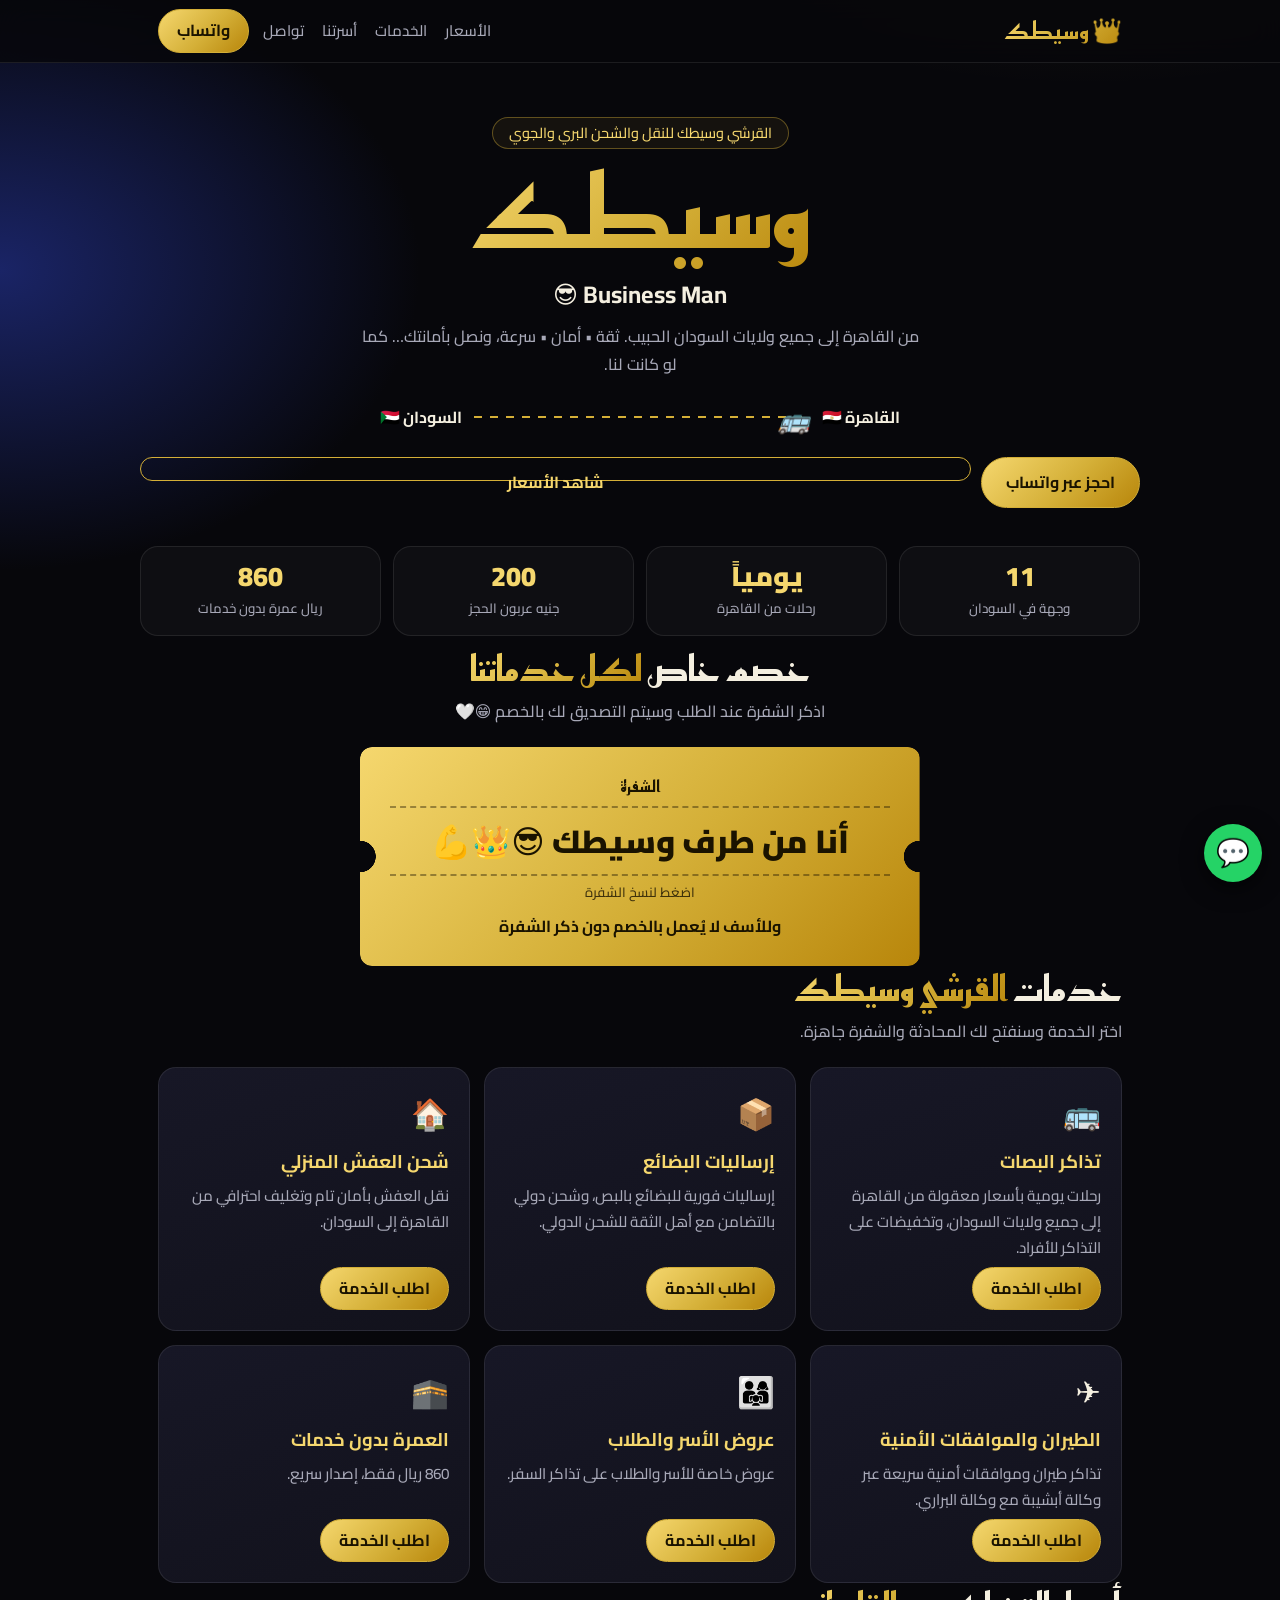
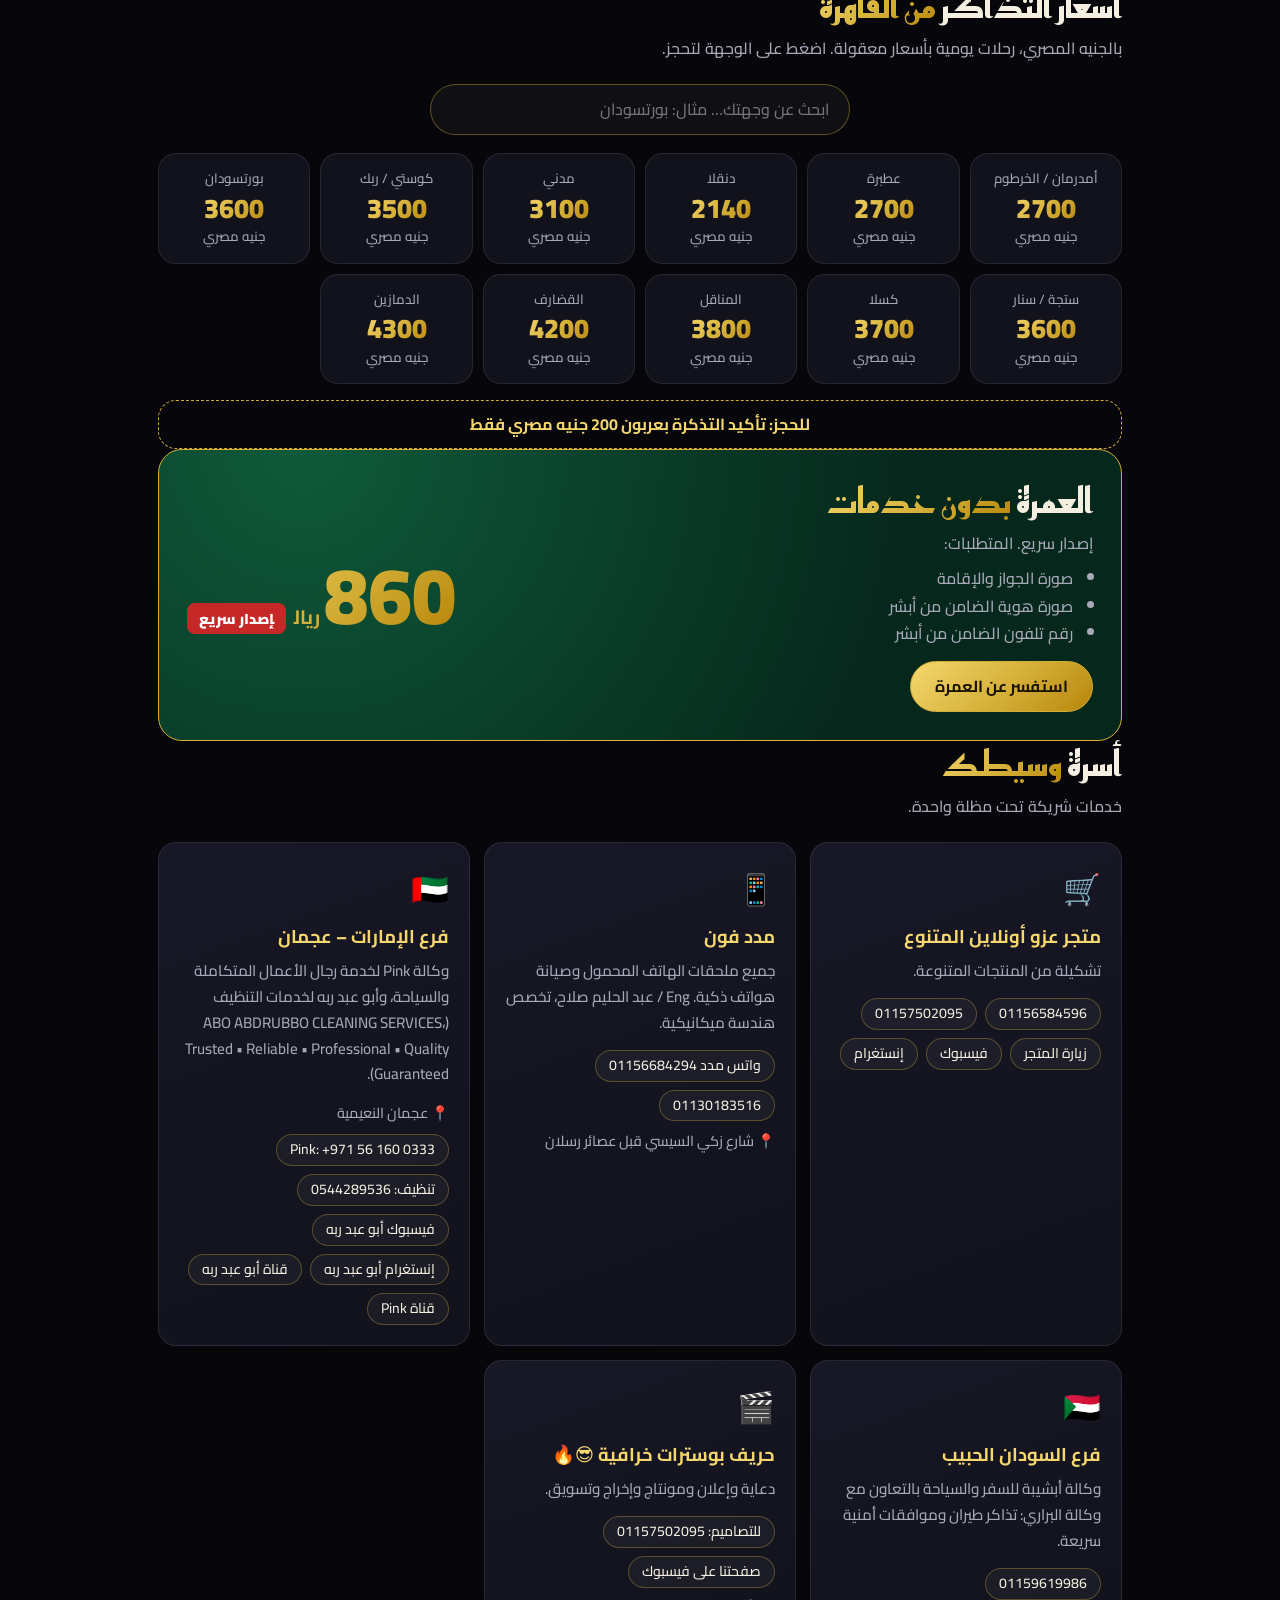
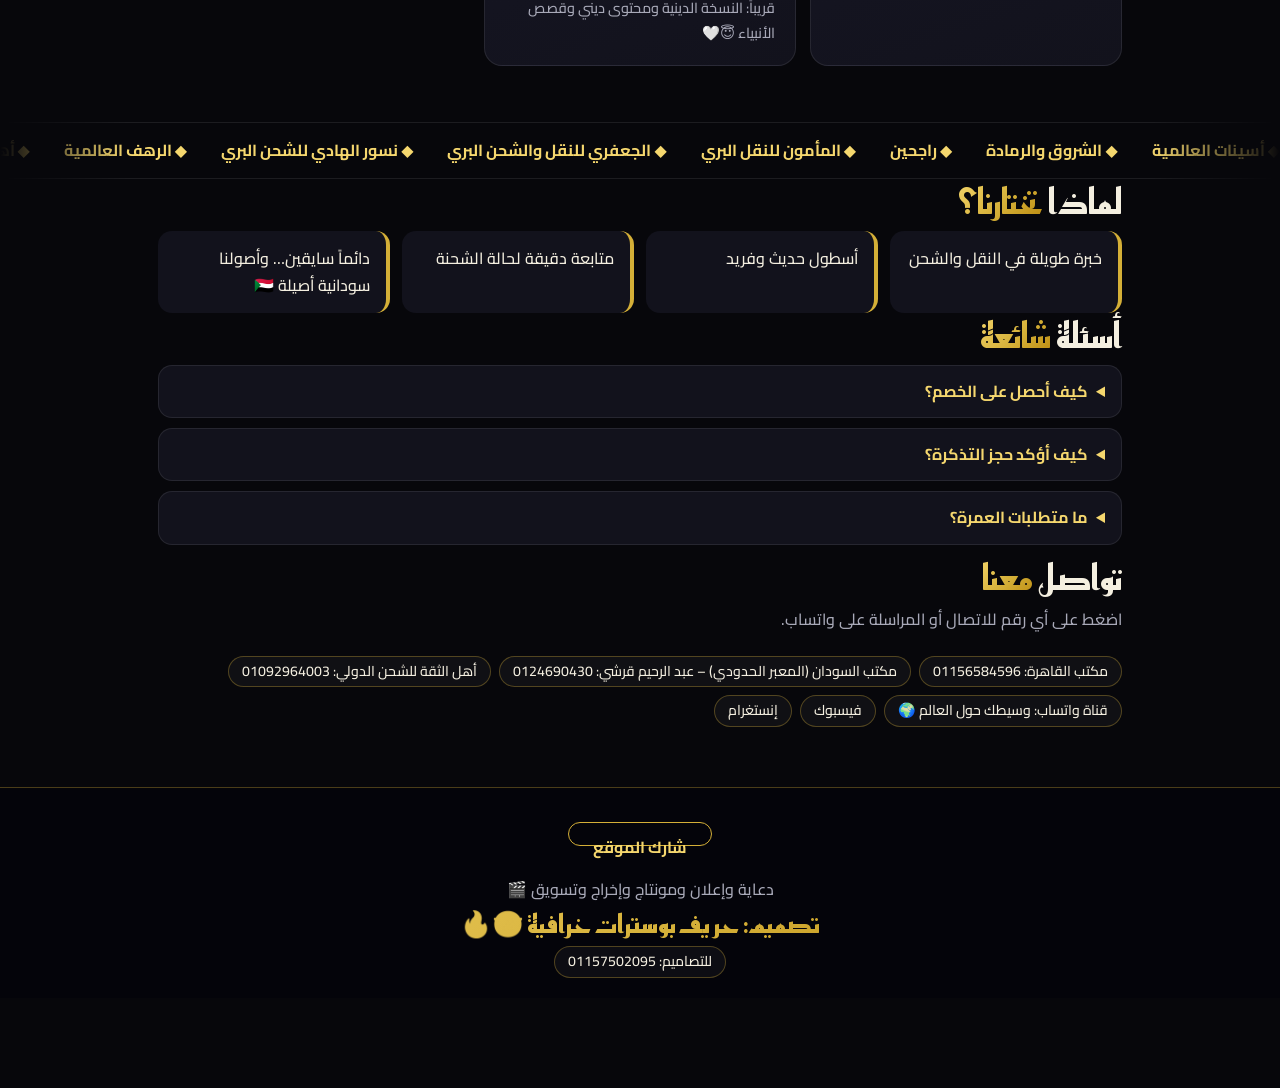
<file: index.html>
<!doctype html>
<html lang="ar" dir="rtl">
<head>
<meta charset="utf-8">
<meta name="viewport" content="width=device-width,initial-scale=1">
<title>وسيطك Business Man | القرشي للنقل والشحن من القاهرة إلى السودان</title>
<meta name="description" content="القرشي وسيطك للنقل والشحن البري والجوي من القاهرة إلى جميع ولايات السودان. تذاكر، شحن، عمرة، وخصم بالشفرة: أنا من طرف وسيطك.">
<meta name="theme-color" content="#07070B">
<meta property="og:title" content="وسيطك 👑 Business Man — نصل بأمانتك كما لو كانت لنا">
<meta property="og:description" content="تذاكر وشحن من القاهرة إلى السودان. قل «أنا من طرف وسيطك» واحصل على الخصم.">
<link rel="preconnect" href="https://fonts.googleapis.com">
<link rel="preconnect" href="https://fonts.gstatic.com" crossorigin>
<link href="https://fonts.googleapis.com/css2?family=Cairo:wght@500;700;900&family=Reem+Kufi:wght@600;700&display=swap" rel="stylesheet">
<style>
:root{--bg:#07070B;--card:#12121C;--line:#ffffff16;--gold:#D4AF37;--gl:#F5D76E;--gd:#B8860B;--ink:#F4EFE0;--mute:#A8A9B8;--r:18px;--g:linear-gradient(135deg,#F5D76E,#D4AF37 55%,#B8860B)}
*{box-sizing:border-box;margin:0}
html{scroll-behavior:smooth;scroll-padding-top:76px}
body{font-family:Cairo,system-ui,sans-serif;font-weight:500;line-height:1.7;color:var(--ink);background:radial-gradient(900px 500px at 85% -5%,#D4AF3724,transparent 60%),radial-gradient(700px 500px at 0 30%,#1a2466 0,transparent 60%) fixed,var(--bg);padding-bottom:90px}
h1,h2,.logo{font-family:"Reem Kufi",Cairo,sans-serif}
a{color:var(--gl)}
:focus-visible{outline:3px solid var(--gl);outline-offset:3px}
.wrap{max-width:1000px;margin:0 auto;padding:0 18px}
section{padding:56px 0 4px}
h2{font-size:clamp(1.6rem,5vw,2.2rem);line-height:1.3;margin-bottom:6px}
h2 span,h1 span{background:var(--g);-webkit-background-clip:text;background-clip:text;color:transparent}
.sub{color:var(--mute);margin-bottom:22px}
.nav{position:sticky;top:0;z-index:20;backdrop-filter:blur(14px);background:#07070Bcc;border-bottom:1px solid var(--line)}
.nav .wrap{display:flex;align-items:center;gap:14px;height:62px}
.logo{font-size:1.5rem;font-weight:700;text-decoration:none;background:var(--g);-webkit-background-clip:text;background-clip:text;color:transparent;margin-inline-end:auto}
.nav nav{display:flex;gap:18px}
.nav nav a{color:var(--mute);text-decoration:none;font-size:.95rem}
.nav nav a:hover{color:var(--gl)}
@media(max-width:640px){.nav nav{display:none}}
.btn{font:inherit;font-weight:700;border-radius:999px;padding:11px 24px;text-decoration:none;cursor:pointer;border:1.5px solid var(--gold);display:inline-block;text-align:center;transition:transform .15s,box-shadow .2s}
.btn.gold{background:var(--g);color:#1a1300}
.btn.gold:hover{box-shadow:0 6px 28px #D4AF3755}
.btn.line{background:none;color:var(--gl)}
.btn.sm{padding:7px 18px}
.btn:active{transform:scale(.97)}
.hero{padding:54px 0 10px;text-align:center}
.pill{display:inline-block;border:1px solid #D4AF3766;border-radius:999px;padding:3px 16px;font-size:.9rem;color:var(--gl);background:#D4AF3712}
h1{font-size:clamp(3.4rem,15vw,6.2rem);line-height:1.1;margin:10px 0 0}
.lead{font-size:clamp(1.15rem,3.5vw,1.5rem);font-weight:700;margin-top:6px}
.hero p.d{color:var(--mute);max-width:560px;margin:8px auto 0}
.route{display:flex;align-items:center;gap:12px;max-width:520px;margin:26px auto 0;font-weight:700}
.line{position:relative;flex:1;height:2px;background:repeating-linear-gradient(90deg,var(--gold) 0 8px,transparent 8px 16px)}
.line b{position:absolute;top:-17px;inset-inline-start:0;font-size:1.6rem;animation:go 5s ease-in-out infinite alternate}
@keyframes go{to{inset-inline-start:calc(100% - 2rem)}}
.cta{display:flex;gap:10px;justify-content:center;flex-wrap:wrap;margin-top:26px}
.stats{display:grid;grid-template-columns:repeat(auto-fit,minmax(130px,1fr));gap:12px;margin-top:38px}
.stat{background:#ffffff08;border:1px solid var(--line);border-radius:var(--r);padding:14px 8px}
.stat b{display:block;font-size:1.7rem;font-weight:900;color:var(--gl);line-height:1.2}
.stat small{color:var(--mute)}
.ticket{max-width:560px;margin:0 auto;text-align:center;padding:26px 30px;color:#1a1300;background:var(--g);border-radius:12px;-webkit-mask:radial-gradient(circle 16px at 0 50%,#0000 97%,#000) left/51% 100% no-repeat,radial-gradient(circle 16px at 100% 50%,#0000 97%,#000) right/51% 100% no-repeat;mask:radial-gradient(circle 16px at 0 50%,#0000 97%,#000) left/51% 100% no-repeat,radial-gradient(circle 16px at 100% 50%,#0000 97%,#000) right/51% 100% no-repeat}
.ticket .k{font-family:"Reem Kufi";font-weight:700}
.tc{font:inherit;font-weight:900;font-size:clamp(1.45rem,5.5vw,2rem);background:none;border:0;color:inherit;cursor:pointer;display:block;width:100%;padding:6px 0;margin:6px 0;border-block:2px dashed #1a130066}
.ticket small{display:block;opacity:.8}
.ticket p{font-weight:700;margin-top:8px}
.bento{display:grid;gap:14px;grid-template-columns:repeat(auto-fit,minmax(270px,1fr))}
.card{background:linear-gradient(160deg,#171726,var(--card));border:1px solid var(--line);border-radius:var(--r);padding:20px;display:flex;flex-direction:column;gap:6px;transition:border-color .2s,transform .2s}
.card:hover{border-color:#D4AF3788;transform:translateY(-3px)}
.card .ic{font-size:1.9rem}
.card h3{font-size:1.15rem;color:var(--gl)}
.card p{color:var(--mute);font-size:.95rem}
.card .btn{margin-top:auto;align-self:flex-start;padding:7px 18px}
.card p.grow{flex:1}
.row{display:flex;flex-wrap:wrap;gap:8px;margin-top:8px}
.chip{font:inherit;font-size:.88rem;color:var(--ink);background:#ffffff0a;border:1px solid #D4AF3755;border-radius:999px;padding:3px 13px;text-decoration:none;cursor:pointer}
.chip:hover{background:#D4AF3722}
.chip.num{direction:ltr}
.srch{width:100%;max-width:420px;display:block;margin:0 auto 18px;font:inherit;color:var(--ink);background:#ffffff0a;border:1.5px solid #D4AF3766;border-radius:999px;padding:11px 20px}
.prices{display:grid;gap:10px;grid-template-columns:repeat(auto-fill,minmax(150px,1fr))}
.price{display:flex;flex-direction:column;align-items:center;text-decoration:none;color:var(--ink);background:var(--card);border:1px solid var(--line);border-radius:var(--r);padding:14px 8px;transition:border-color .2s,transform .2s}
.price:hover{border-color:var(--gl);transform:translateY(-3px)}
.price b{font-size:1.7rem;font-weight:900;line-height:1.3;background:var(--g);-webkit-background-clip:text;background-clip:text;color:transparent}
.price small{color:var(--mute)}
.none{text-align:center;color:var(--mute);display:none;margin-top:10px}
.dep{margin-top:16px;text-align:center;font-weight:700;color:var(--gl);border:1px dashed var(--gold);border-radius:var(--r);padding:10px}
.umrah{display:grid;gap:18px;align-items:center;grid-template-columns:1fr auto;background:radial-gradient(circle at 15% 0,#0f5a3a,#06281c 70%);border:1.5px solid var(--gold);border-radius:24px;padding:28px}
.umrah .n{font-size:clamp(3.4rem,13vw,5rem);font-weight:900;line-height:1;background:var(--g);-webkit-background-clip:text;background-clip:text;color:transparent}
.umrah em{font-style:normal;background:#c62828;color:#fff;border-radius:8px;padding:2px 12px;font-size:.9rem;margin-inline-start:8px}
.umrah ul{color:var(--mute);padding-inline-start:20px;margin:8px 0 14px}
@media(max-width:640px){.umrah{grid-template-columns:1fr}}
.marq{overflow:hidden;border-block:1px solid var(--line);padding:14px 0;margin-top:56px;mask:linear-gradient(90deg,#0000,#000 10%,#000 90%,#0000);-webkit-mask:linear-gradient(90deg,#0000,#000 10%,#000 90%,#0000)}
.marq div{display:flex;gap:34px;width:max-content;animation:mq 38s linear infinite;color:var(--gl);font-weight:700;white-space:nowrap}
@keyframes mq{to{transform:translateX(50%)}}
.why{display:grid;gap:12px;grid-template-columns:repeat(auto-fit,minmax(220px,1fr));list-style:none;padding:0}
.why li{padding:14px 16px;background:var(--card);border-radius:14px;border-inline-start:4px solid var(--gold)}
details{background:var(--card);border:1px solid var(--line);border-radius:14px;padding:12px 16px;margin-bottom:10px}
summary{cursor:pointer;font-weight:700;color:var(--gl)}
details p{color:var(--mute);margin-top:6px}
footer{margin-top:60px;padding:34px 18px 20px;text-align:center;border-top:1px solid #D4AF3755;background:#04040a}
.sig{font-family:"Reem Kufi";font-size:1.6rem;font-weight:700;background:var(--g);-webkit-background-clip:text;background-clip:text;color:transparent}
footer p{color:var(--mute)}
.fab{position:fixed;inset-block-end:18px;inset-inline-start:18px;width:58px;height:58px;border-radius:50%;background:#25D366;display:grid;place-items:center;font-size:1.7rem;text-decoration:none;box-shadow:0 6px 22px #000a;z-index:15}
dialog{border:1.5px solid var(--gold);border-radius:20px;background:#0c0c14;color:var(--ink);padding:26px;width:min(92vw,360px);text-align:center;margin:auto}
dialog::backdrop{background:#000b}
.dl{color:var(--mute)}.dn{font-size:1.7rem;font-weight:900;color:var(--gl);margin:2px 0 14px;direction:ltr}
.da{display:grid;gap:8px}
.dx{position:absolute;inset:8px auto auto 12px;background:none;border:0;color:var(--mute);font-size:1.2rem;cursor:pointer}
.toast{position:fixed;inset-inline:0;bottom:92px;margin:auto;width:max-content;max-width:90vw;background:var(--gl);color:#1a1300;font-weight:700;padding:8px 18px;border-radius:999px;opacity:0;pointer-events:none;transition:opacity .25s;z-index:30}
.toast.on{opacity:1}
.rv{opacity:0;transform:translateY(18px);transition:opacity .6s,transform .6s}
.rv.in{opacity:1;transform:none}
@media(prefers-reduced-motion:reduce){html{scroll-behavior:auto}.line b,.marq div{animation:none}.rv{opacity:1;transform:none;transition:none}}
</style>
</head>
<body>
<header class="nav"><div class="wrap">
  <a class="logo" href="#top">👑 وسيطك</a>
  <nav><a href="#prices">الأسعار</a><a href="#services">الخدمات</a><a href="#family">أسرتنا</a><a href="#contact">تواصل</a></nav>
  <a class="btn gold sm" id="navWa" href="#" target="_blank" rel="noopener">واتساب</a>
</div></header>

<main id="top">
<div class="wrap hero">
  <span class="pill">القرشي وسيطك للنقل والشحن البري والجوي</span>
  <h1><span>وسيطك</span></h1>
  <p class="lead">Business Man 😎</p>
  <p class="d">من القاهرة إلى جميع ولايات السودان الحبيب. ثقة • أمان • سرعة، ونصل بأمانتك… كما لو كانت لنا.</p>
  <div class="route" aria-hidden="true"><span>القاهرة 🇪🇬</span><i class="line"><b>🚌</b></i><span>السودان 🇸🇩</span></div>
  <div class="cta"><a class="btn gold" id="heroWa" href="#" target="_blank" rel="noopener">احجز عبر واتساب</a><a class="btn line" href="#prices">شاهد الأسعار</a></div>
  <div class="stats">
    <div class="stat"><b>11</b><small>وجهة في السودان</small></div>
    <div class="stat"><b>يومياً</b><small>رحلات من القاهرة</small></div>
    <div class="stat"><b>200</b><small>جنيه عربون الحجز</small></div>
    <div class="stat"><b>860</b><small>ريال عمرة بدون خدمات</small></div>
  </div>
</div>

<section class="wrap rv" aria-labelledby="cH">
  <h2 id="cH" style="text-align:center">خصم خاص <span>لكل خدماتنا</span></h2>
  <p class="sub" style="text-align:center">اذكر الشفرة عند الطلب وسيتم التصديق لك بالخصم 😁🤍</p>
  <div class="ticket">
    <span class="k">الشفرة</span>
    <button class="tc" id="copyCode" type="button" aria-label="انسخ الشفرة">أنا من طرف وسيطك 😎👑💪</button>
    <small id="hint">اضغط لنسخ الشفرة</small>
    <p>وللأسف لا يُعمل بالخصم دون ذكر الشفرة</p>
  </div>
</section>

<section class="wrap rv" id="services" aria-labelledby="sH">
  <h2 id="sH">خدمات <span>القرشي وسيطك</span></h2>
  <p class="sub">اختر الخدمة وسنفتح لك المحادثة والشفرة جاهزة.</p>
  <div class="bento" id="svc"></div>
</section>

<section class="wrap rv" id="prices" aria-labelledby="pH">
  <h2 id="pH">أسعار التذاكر <span>من القاهرة</span></h2>
  <p class="sub">بالجنيه المصري، رحلات يومية بأسعار معقولة. اضغط على الوجهة لتحجز.</p>
  <input class="srch" id="q" type="search" placeholder="ابحث عن وجهتك… مثال: بورتسودان" aria-label="ابحث عن وجهة">
  <div class="prices" id="pr"></div>
  <p class="none" id="none">لا توجد وجهة بهذا الاسم، تواصل معنا وسنساعدك.</p>
  <p class="dep">للحجز: تأكيد التذكرة بعربون 200 جنيه مصري فقط</p>
</section>

<section class="wrap rv" aria-labelledby="uH">
  <div class="umrah">
    <div>
      <h2 id="uH">العمرة <span>بدون خدمات</span></h2>
      <p style="color:var(--mute)">إصدار سريع. المتطلبات:</p>
      <ul><li>صورة الجواز والإقامة</li><li>صورة هوية الضامن من أبشر</li><li>رقم تلفون الضامن من أبشر</li></ul>
      <button class="btn gold" id="umBtn" type="button">استفسر عن العمرة</button>
    </div>
    <div class="n">860<small style="font-size:1.2rem;font-weight:700"> ريال</small><em>إصدار سريع</em></div>
  </div>
</section>

<section class="wrap rv" id="family" aria-labelledby="fH">
  <h2 id="fH">أسرة <span>وسيطك</span></h2>
  <p class="sub">خدمات شريكة تحت مظلة واحدة.</p>
  <div class="bento" id="fam"></div>
</section>

<div class="marq" aria-label="شركاؤنا"><div id="mq"></div></div>

<section class="wrap rv" aria-labelledby="wH">
  <h2 id="wH">لماذا <span>تختارنا؟</span></h2>
  <ul class="why"><li>خبرة طويلة في النقل والشحن</li><li>أسطول حديث وفريد</li><li>متابعة دقيقة لحالة الشحنة</li><li>دائماً سايقين… وأصولنا سودانية أصيلة 🇸🇩</li></ul>
</section>

<section class="wrap rv" aria-labelledby="qH">
  <h2 id="qH">أسئلة <span>شائعة</span></h2>
  <details><summary>كيف أحصل على الخصم؟</summary><p>اذكر الشفرة «أنا من طرف وسيطك» عند طلب أي خدمة، وسيتم التصديق لك بالخصم.</p></details>
  <details><summary>كيف أؤكد حجز التذكرة؟</summary><p>تأكيد التذكرة بعربون 200 جنيه مصري فقط، تواصل مع مكتب القاهرة على واتساب.</p></details>
  <details><summary>ما متطلبات العمرة؟</summary><p>صورة الجواز والإقامة، وصورة هوية الضامن من أبشر، ورقم تلفون الضامن من أبشر.</p></details>
</section>

<section class="wrap rv" id="contact" aria-labelledby="tH">
  <h2 id="tH">تواصل <span>معنا</span></h2>
  <p class="sub">اضغط على أي رقم للاتصال أو المراسلة على واتساب.</p>
  <div class="row" id="ct"></div>
  <div class="row" id="lk"></div>
</section>
</main>

<footer>
  <button class="btn line" id="share" type="button">شارك الموقع</button>
  <p style="margin-top:14px">دعاية وإعلان ومونتاج وإخراج وتسويق 🎬</p>
  <p class="sig">تصميم: حريف بوسترات خرافية 😎🔥</p>
  <p><button class="chip num" data-n="201157502095" data-l="حريف بوسترات خرافية (التصاميم)" data-t="01157502095">للتصاميم: 01157502095</button></p>
</footer>

<a class="fab" id="fab" href="#" target="_blank" rel="noopener" aria-label="واتساب">💬</a>

<dialog id="dlg">
  <p class="dl" id="dL"></p><p class="dn" id="dN"></p>
  <div class="da"><a class="btn gold" id="dC" href="#">اتصال</a><a class="btn line" id="dW" href="#" target="_blank" rel="noopener">واتساب</a><button class="btn line" id="dK" type="button">نسخ الرقم</button></div>
  <button class="dx" id="dX" type="button" aria-label="إغلاق">✕</button>
</dialog>
<div class="toast" id="toast" role="status" aria-live="polite"></div>

<script>
(function(){
'use strict';
var CODE='أنا من طرف وسيطك 😎👑💪',CAIRO='201156584596';
var $=function(i){return document.getElementById(i)};
var wa=function(n,m){return 'https://wa.me/'+n+'?text='+encodeURIComponent(m)};
var ord=function(w){return 'السلام عليكم، '+CODE+'\nأرغب في: '+w};
var E=function(s){return String(s).replace(/[&<>"]/g,function(c){return{'&':'&amp;','<':'&lt;','>':'&gt;','"':'&quot;'}[c]})};

var SVC=[
['🚌','تذاكر البصات','رحلات يومية بأسعار معقولة من القاهرة إلى جميع ولايات السودان، وتخفيضات على التذاكر للأفراد.',CAIRO,'حجز تذكرة بص'],
['📦','إرساليات البضائع','إرساليات فورية للبضائع بالبص، وشحن دولي بالتضامن مع أهل الثقة للشحن الدولي.','201092964003','شحن بضائع'],
['🏠','شحن العفش المنزلي','نقل العفش بأمان تام وتغليف احترافي من القاهرة إلى السودان.',CAIRO,'شحن عفش منزلي'],
['✈️','الطيران والموافقات الأمنية','تذاكر طيران وموافقات أمنية سريعة عبر وكالة أبشيبة مع وكالة البراري.','201159619986','تذكرة طيران وموافقة أمنية'],
['👨‍👩‍👧','عروض الأسر والطلاب','عروض خاصة للأسر والطلاب على تذاكر السفر.',CAIRO,'عرض الأسر والطلاب'],
['🕋','العمرة بدون خدمات','860 ريال فقط، إصدار سريع.','201159619986','عرض العمرة بدون خدمات (860 ريال)']
];
var PR=[['أمدرمان / الخرطوم',2700],['عطبرة',2700],['دنقلا',2140],['مدني',3100],['كوستي / ربك',3500],['بورتسودان',3600],['ستجة / سنار',3600],['كسلا',3700],['المناقل',3800],['القضارف',4200],['الدمازين',4300]];
var PART=['أسينات العالمية','الشروق والرمادة','راجحين','المأمون للنقل البري','الجعفري للنقل والشحن البري','نسور الهادي للشحن البري','الرهف العالمية','أهل الثقة للشحن الدولي'];
var N=function(d,n){return['n',d,n]},U=function(t,u){return['u',t,u]},T=function(t){return['t',t]};
var FAM=[
['🛒','متجر عزو أونلاين المتنوع','تشكيلة من المنتجات المتنوعة.',[N('01156584596','201156584596'),N('01157502095','201157502095'),U('زيارة المتجر','https://2219412.eg.dukan.shop'),U('فيسبوك','https://www.facebook.com/profile.php?id=61592789132296'),U('إنستغرام','https://www.instagram.com/hamster.7164288/')]],
['📱','مدد فون','جميع ملحقات الهاتف المحمول وصيانة هواتف ذكية. Eng / عبد الحليم صلاح، تخصص هندسة ميكانيكية.',[N('واتس مدد 01156684294','201156684294'),N('01130183516','201130183516'),T('📍 شارع زكي السيسي قبل عصائر رسلان')]],
['🇦🇪','فرع الإمارات – عجمان','وكالة Pink لخدمة رجال الأعمال المتكاملة والسياحة، وأبو عبد ربه لخدمات التنظيف (ABO ABDRUBBO CLEANING SERVICES، Trusted • Reliable • Professional • Quality Guaranteed).',[T('📍 عجمان النعيمية'),N('Pink: +971 56 160 0333','971561600333'),N('تنظيف: 0544289536','971544289536'),U('فيسبوك أبو عبد ربه','https://www.facebook.com/share/1Fd5jDDvMR/'),U('إنستغرام أبو عبد ربه','https://www.instagram.com/abo_abdrubbo_cleaning_services'),U('قناة أبو عبد ربه','https://whatsapp.com/channel/0029VbDu6VI6rsQqs9L1nH0h'),U('قناة Pink','https://chat.whatsapp.com/GREHE3Qllu2DGHBlSQJOX7')]],
['🇸🇩','فرع السودان الحبيب','وكالة أبشيبة للسفر والسياحة بالتعاون مع وكالة البراري: تذاكر طيران وموافقات أمنية سريعة.',[N('01159619986','201159619986')]],
['🎬','حريف بوسترات خرافية 😎🔥','دعاية وإعلان ومونتاج وإخراج وتسويق.',[N('للتصاميم: 01157502095','201157502095'),U('صفحتنا على فيسبوك','https://www.facebook.com/profile.php?id=61592248117909'),T('قريباً: النسخة الدينية ومحتوى ديني وقصص الأنبياء 😇🤍')]]
];
var CT=[['مكتب القاهرة','01156584596',CAIRO],['مكتب السودان (المعبر الحدودي) – عبد الرحيم قرشي','0124690430','20124690430'],['أهل الثقة للشحن الدولي','01092964003','201092964003']];
var LK=[['قناة واتساب: وسيطك حول العالم 🌍','https://whatsapp.com/channel/0029Vb95xh8KbYMHKCSJzy39'],['فيسبوك','https://www.facebook.com/profile.php?id=61574230810316'],['إنستغرام','https://www.instagram.com/wdamk4']];

var ext=' target="_blank" rel="noopener"';
$('svc').innerHTML=SVC.map(function(s){return '<article class="card"><span class="ic">'+s[0]+'</span><h3>'+E(s[1])+'</h3><p class="grow">'+E(s[2])+'</p><a class="btn gold"'+ext+' href="'+wa(s[3],ord(s[4]))+'">اطلب الخدمة</a></article>'}).join('');

function drawPrices(f){
  var list=PR.filter(function(p){return p[0].indexOf(f)>-1});
  $('pr').innerHTML=list.map(function(p){return '<a class="price"'+ext+' href="'+wa(CAIRO,ord('حجز تذكرة من القاهرة إلى '+p[0]+' بسعر '+p[1]+' جنيه'))+'"><small>'+E(p[0])+'</small><b>'+p[1]+'</b><small>جنيه مصري</small></a>'}).join('');
  $('none').style.display=list.length?'none':'block';
}
drawPrices('');
$('q').addEventListener('input',function(e){drawPrices(e.target.value.trim())});

$('fam').innerHTML=FAM.map(function(c){
  var rows=c[3].map(function(r){
    if(r[0]==='n')return '<button class="chip num" type="button" data-n="'+r[2]+'" data-l="'+E(c[1])+'" data-t="'+E(r[1])+'">'+E(r[1])+'</button>';
    if(r[0]==='u')return '<a class="chip"'+ext+' href="'+r[2]+'">'+E(r[1])+'</a>';
    return '<span style="color:var(--mute);font-size:.9rem;width:100%">'+E(r[1])+'</span>';
  }).join('');
  return '<article class="card"><span class="ic">'+c[0]+'</span><h3>'+E(c[1])+'</h3><p>'+E(c[2])+'</p><div class="row">'+rows+'</div></article>';
}).join('');

var pm=PART.map(function(p){return '<span>◆ '+E(p)+'</span>'}).join('');
$('mq').innerHTML=pm+pm;
$('ct').innerHTML=CT.map(function(c){return '<button class="chip num" type="button" data-n="'+c[2]+'" data-l="'+E(c[0])+'" data-t="'+c[1]+'">'+E(c[0])+': '+c[1]+'</button>'}).join('');
$('lk').innerHTML=LK.map(function(l){return '<a class="chip"'+ext+' href="'+l[1]+'">'+E(l[0])+'</a>'}).join('');

var main=wa(CAIRO,ord('الاستفسار عن خدماتكم'));
['navWa','heroWa','fab'].forEach(function(i){$(i).href=main});
$('umBtn').addEventListener('click',function(){window.open(wa('201159619986',ord('الاستفسار عن عرض العمرة بدون خدمات (860 ريال)')),'_blank','noopener')});

var tt;
function toast(m){var t=$('toast');t.textContent=m;t.classList.add('on');clearTimeout(tt);tt=setTimeout(function(){t.classList.remove('on')},1800)}
function copy(x,m){if(navigator.clipboard){navigator.clipboard.writeText(x).then(function(){toast(m)},function(){toast('تعذر النسخ')})}else{toast('تعذر النسخ')}}
$('copyCode').addEventListener('click',function(){copy(CODE,'تم نسخ الشفرة');$('hint').textContent='تم النسخ، اذكرها عند الطلب'});

var dlg=$('dlg'),cur=null;
document.addEventListener('click',function(e){
  var b=e.target.closest('.num');if(!b)return;
  cur=b.dataset;$('dL').textContent=cur.l;$('dN').textContent=cur.t.replace(/^[^+\d]*/,'');
  $('dC').href='tel:+'+cur.n;$('dW').href=wa(cur.n,ord('الاستفسار عن خدماتكم'));
  if(dlg.showModal)dlg.showModal();else dlg.setAttribute('open','');
});
$('dX').addEventListener('click',function(){dlg.close()});
dlg.addEventListener('click',function(e){if(e.target===dlg)dlg.close()});
$('dK').addEventListener('click',function(){copy($('dN').textContent,'تم نسخ الرقم')});

$('share').addEventListener('click',function(){
  var d={title:'وسيطك Business Man',text:'تذاكر وشحن من القاهرة إلى السودان. قل «'+CODE+'» واحصل على الخصم.',url:location.href};
  if(navigator.share){navigator.share(d).catch(function(){})}else{copy(location.href,'تم نسخ رابط الموقع')}
});

var rv=document.querySelectorAll('.rv');
if('IntersectionObserver' in window){var io=new IntersectionObserver(function(es){es.forEach(function(x){if(x.isIntersecting){x.target.classList.add('in');io.unobserve(x.target)}})},{threshold:.1});rv.forEach(function(r){io.observe(r)})}
else{rv.forEach(function(r){r.classList.add('in')})}
})();
</script>
</body>
</html>
</file>
